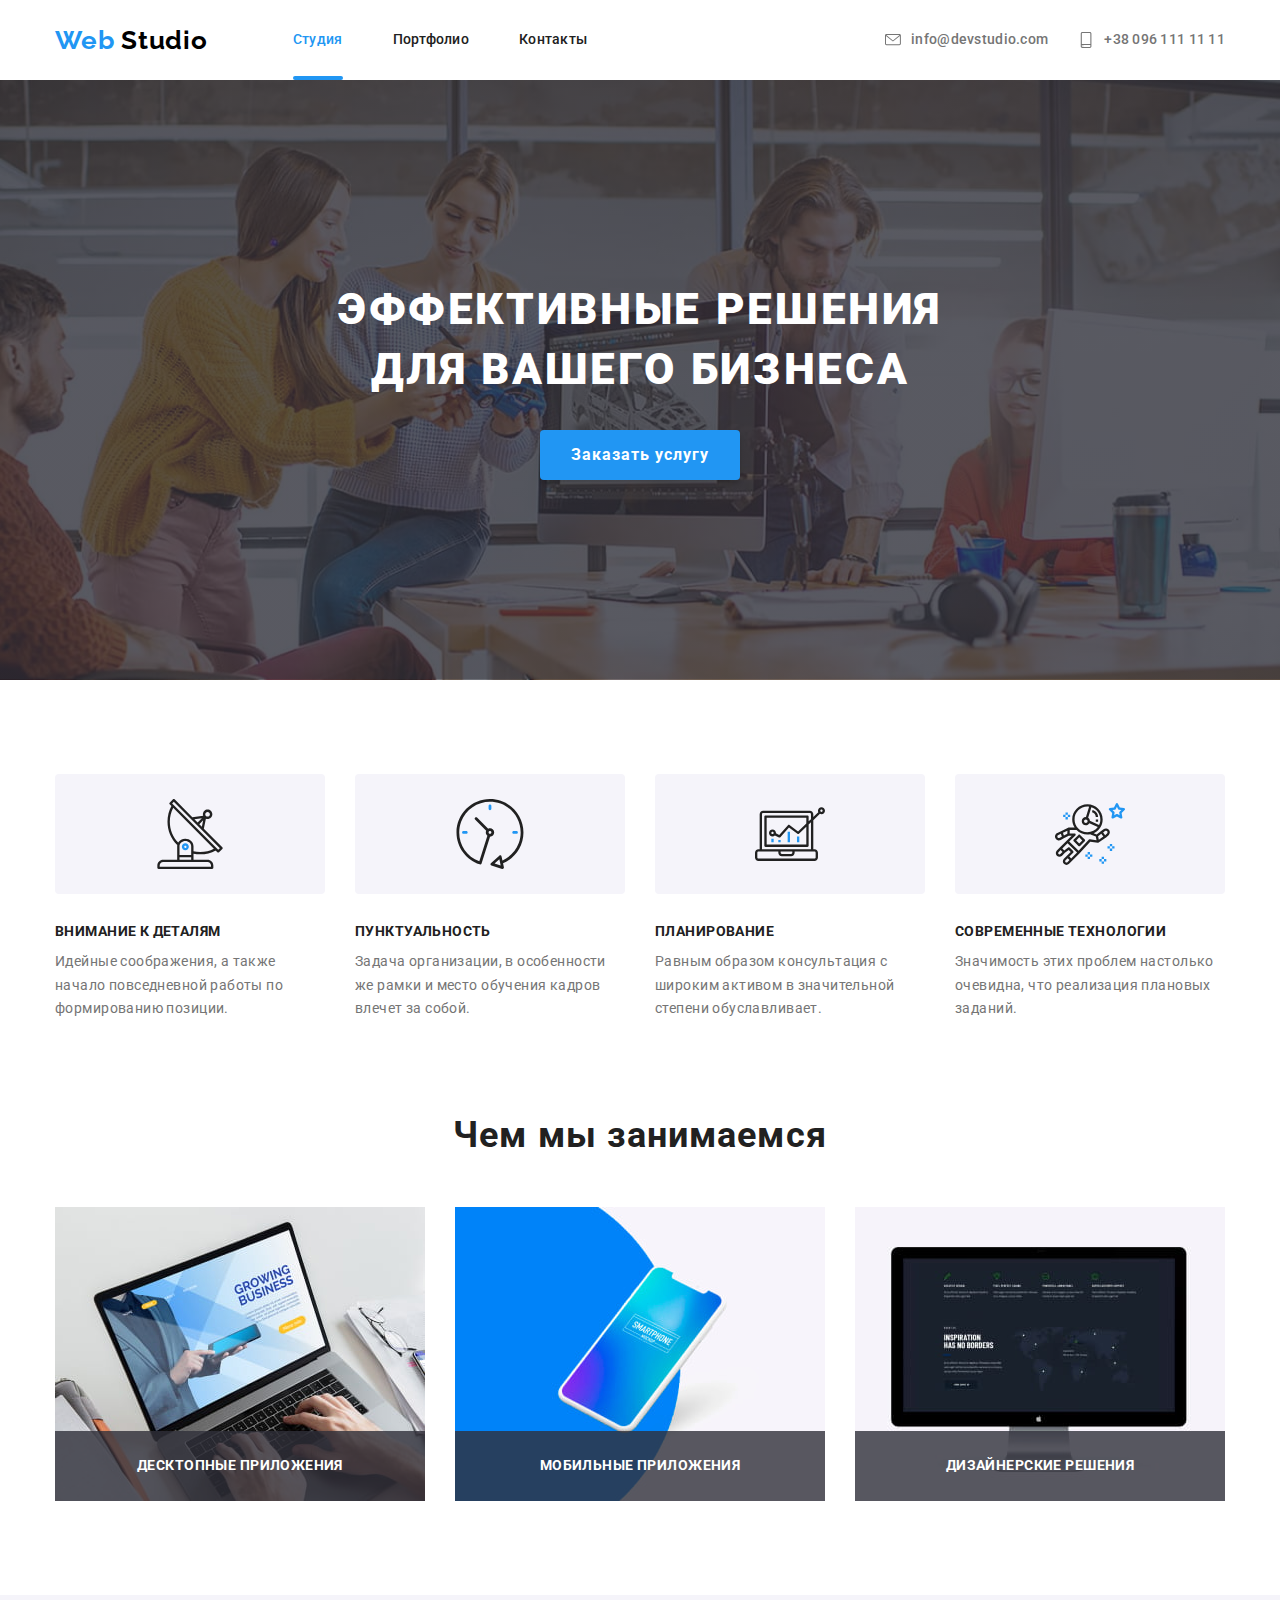
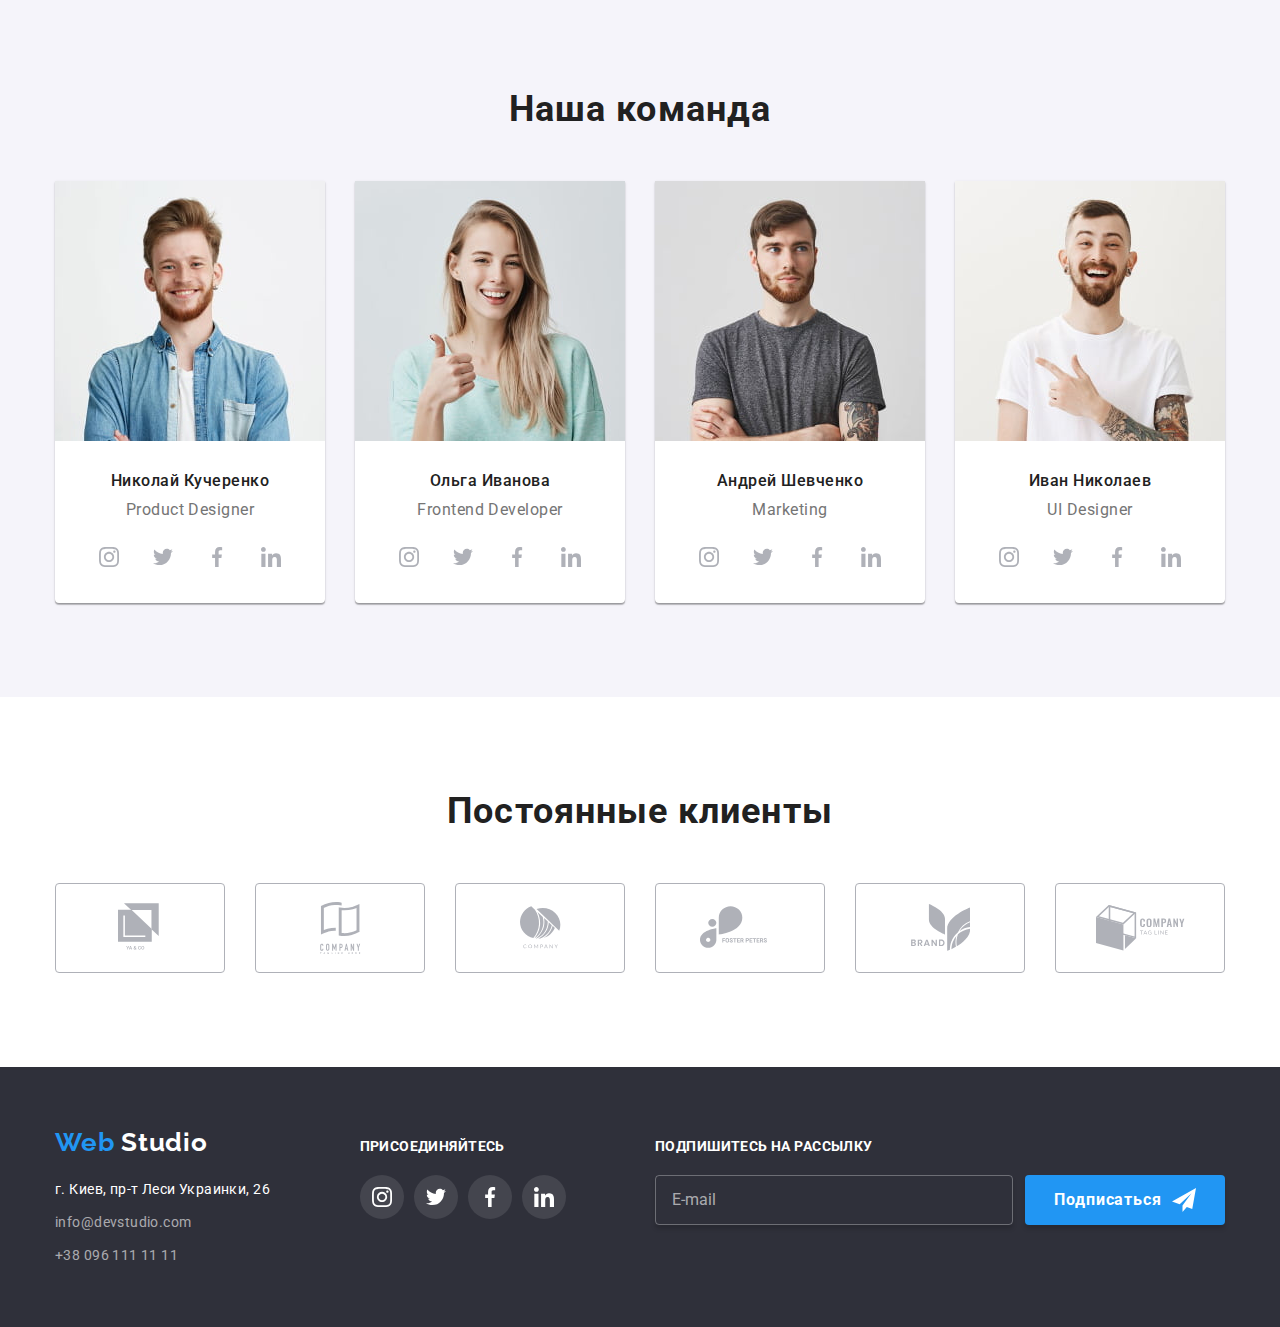
<file: index.html>
<!DOCTYPE html>
<html lang="ru">
  <head>
    <meta charset="UTF-8" />
    <meta name="viewport" content="width=device-width, initial-scale=1.0" />
    <title lang="en">Web Studio</title>
    <link
      rel="stylesheet"
      href="https://cdnjs.cloudflare.com/ajax/libs/animate.css/4.0.0/animate.min.css"
    />
    <link
      href="https://fonts.googleapis.com/css2?family=Raleway:wght@700&family=Roboto:wght@400;500;700;900&display=swap"
      rel="stylesheet"
    />
    <link rel="stylesheet" href="./css/normalize.css" />
    <link rel="stylesheet" href="./css/styles.css" />
  </head>
  <body>
    <!-- header -->
    <header class="header">
      <div class="container">
        <nav class="header-navigation">
          <a class="logo logo-light-theme link" href="./index.html" lang="en"
            ><span class="logo-accent">Web</span> Studio</a
          >
          <ul class="navigation-list list">
            <li class="navigation-list-item">
              <a
                class="navigation-item-link link nav-item-active"
                href="./index.html"
                >Студия</a
              >
            </li>
            <li class="navigation-list-item">
              <a class="navigation-item-link link" href="./portfolio.html"
                >Портфолио</a
              >
            </li>
            <li class="navigation-list-item">
              <a class="navigation-item-link link" href="">Контакты</a>
            </li>
          </ul>
        </nav>

        <ul class="header-address-list list">
          <li class="header-address-list-item">
            <a
              class="header-address-item-link link"
              href="mailto:info@devstudio.com"
            >
              <svg class="header-address-icon">
                <use href="./images/sprite.svg#envelope"></use>
              </svg>
              info@devstudio.com</a
            >
          </li>
          <li class="header-address-list-item">
            <a class="header-address-item-link link" href="tel:+380961111111">
              <svg class="header-address-icon">
                <use href="./images/sprite.svg#smartphone"></use>
              </svg>
              +38 096 111 11 11</a
            >
          </li>
        </ul>
      </div>
    </header>

    <main>
      <!-- hero секция -->
      <section class="hero">
        <h1 class="hero-title">
          Эффективные решения <br />
          для вашего бизнеса
        </h1>
        <button data-modal-open class="button-main">Заказать услугу</button>
      </section>

      <!--секция особенности-->
      <section class="features">
        <div class="container">
          <h2 class="features-title">Особенности</h2>
          <ul class="features-list list">
            <li class="features-list-item">
              <div class="features-image-container">
                <svg
                  width="70"
                  height="70"
                  aria-label="Иконка спутниковая антена"
                >
                  <use href="./images/sprite.svg#antenna"></use>
                </svg>
              </div>
              <h3 class="title">Внимание к деталям</h3>
              <p class="text">
                Идейные соображения, а также начало повседневной работы по
                формированию позиции.
              </p>
            </li>
            <li class="features-list-item">
              <div class="features-image-container">
                <svg width="70" height="70" aria-label="Иконка часы">
                  <use href="./images/sprite.svg#clock"></use>
                </svg>
              </div>
              <h3 class="title">Пунктуальность</h3>
              <p class="text">
                Задача организации, в особенности же рамки и место обучения
                кадров влечет за собой.
              </p>
            </li>
            <li class="features-list-item">
              <div class="features-image-container">
                <svg width="70" height="70" aria-label="Иконка график">
                  <use href="./images/sprite.svg#diagram"></use>
                </svg>
              </div>
              <h3 class="title">Планирование</h3>
              <p class="text">
                Равным образом консультация с широким активом в значительной
                степени обуславливает.
              </p>
            </li>
            <li class="features-list-item">
              <div class="features-image-container">
                <svg
                  width="70"
                  height="70"
                  aria-label="Иконка астронавт и звезды"
                >
                  <use href="./images/sprite.svg#astronaut"></use>
                </svg>
                <!-- <img
                  class="features-list-item-image"
                  src="./images/astronaut.svg"
                  alt="иконка астронавт"
                /> -->
              </div>
              <h3 class="title">Современные технологии</h3>
              <p class="text">
                Значимость этих проблем настолько очевидна, что реализация
                плановых заданий.
              </p>
            </li>
          </ul>
        </div>
      </section>

      <!--секция о нас-->
      <section class="about-us section">
        <div class="container">
          <h2 class="section-title">Чем мы занимаемся</h2>
          <ul class="about-us-list list">
            <li class="about-us-list-item">
              <img
                src="./images/desktop.jpg"
                alt="ноутбук"
                width="370"
                height="294"
              />
              <p class="title about-us-overlay">Десктопные приложения</p>
            </li>
            <li class="about-us-list-item">
              <img
                src="./images/mobile.jpg"
                alt="смартфон"
                width="370"
                height="294"
              />
              <p class="title about-us-overlay">Мобильные приложения</p>
            </li>
            <li class="about-us-list-item">
              <img
                src="./images/design.jpg"
                alt="монитор"
                width="370"
                height="294"
              />
              <p class="title about-us-overlay">Дизайнерские решения</p>
            </li>
          </ul>
        </div>
      </section>

      <!--секция наша команда-->
      <section class="team section">
        <div class="container">
          <h2 class="section-title">Наша команда</h2>
          <ul class="team-list list">
            <li class="team-list-item">
              <img
                class="team-item-image"
                src="./images/team1.jpg"
                alt="Николай Кучеренко"
              />
              <h3 class="team-item-title">Николай Кучеренко</h3>
              <p class="team-item-position" lang="en">
                Product Designer
              </p>
              <ul class="social-list list">
                <li class="social-list-item">
                  <a
                    class="social-list-item-link link"
                    href=""
                    aria-label="иконка инстаграм"
                  >
                    <svg class="social-link-icon">
                      <use href="./images/sprite.svg#instagram"></use>
                    </svg>
                  </a>
                </li>
                <li class="social-list-item">
                  <a
                    class="social-list-item-link link"
                    href=""
                    aria-label="иконка твиттер"
                  >
                    <svg class="social-link-icon">
                      <use href="./images/sprite.svg#twitter"></use>
                    </svg>
                  </a>
                </li>
                <li class="social-list-item">
                  <a
                    class="social-list-item-link link"
                    href=""
                    aria-label="иконка фейсбук"
                  >
                    <svg class="social-link-icon">
                      <use href="./images/sprite.svg#facebook"></use>
                    </svg>
                  </a>
                </li>
                <li class="social-list-item">
                  <a
                    class="social-list-item-link link"
                    href=""
                    aria-label="иконка линкедин"
                  >
                    <svg class="social-link-icon">
                      <use href="./images/sprite.svg#linkedin"></use>
                    </svg>
                  </a>
                </li>
              </ul>
            </li>
            <li class="team-list-item">
              <img
                class="team-item-image"
                src="./images/team2.jpg"
                alt="Ольга Иванова"
              />
              <h3 class="team-item-title">Ольга Иванова</h3>
              <p class="team-item-position" lang="en">
                Frontend Developer
              </p>
              <ul class="social-list list">
                <li class="social-list-item">
                  <a
                    class="social-list-item-link link"
                    href=""
                    aria-label="иконка инстаграм"
                  >
                    <svg class="social-link-icon">
                      <use href="./images/sprite.svg#instagram"></use>
                    </svg>
                  </a>
                </li>
                <li class="social-list-item">
                  <a
                    class="social-list-item-link link"
                    href=""
                    aria-label="иконка твиттер"
                  >
                    <svg class="social-link-icon">
                      <use href="./images/sprite.svg#twitter"></use>
                    </svg>
                  </a>
                </li>
                <li class="social-list-item">
                  <a
                    class="social-list-item-link link"
                    href=""
                    aria-label="иконка фейсбук"
                  >
                    <svg class="social-link-icon">
                      <use href="./images/sprite.svg#facebook"></use>
                    </svg>
                  </a>
                </li>
                <li class="social-list-item">
                  <a
                    class="social-list-item-link link"
                    href=""
                    aria-label="иконка линкедин"
                  >
                    <svg class="social-link-icon">
                      <use href="./images/sprite.svg#linkedin"></use>
                    </svg>
                  </a>
                </li>
              </ul>
            </li>
            <li class="team-list-item">
              <img
                class="team-item-image"
                src="./images/team3.jpg"
                alt="Андрей Шевченко"
              />
              <h3 class="team-item-title">Андрей Шевченко</h3>
              <p class="team-item-position" lang="en">Marketing</p>
              <ul class="social-list list">
                <li class="social-list-item">
                  <a
                    class="social-list-item-link link"
                    href=""
                    aria-label="иконка инстаграм"
                  >
                    <svg class="social-link-icon">
                      <use href="./images/sprite.svg#instagram"></use>
                    </svg>
                  </a>
                </li>
                <li class="social-list-item">
                  <a
                    class="social-list-item-link link"
                    href=""
                    aria-label="иконка твиттер"
                  >
                    <svg class="social-link-icon">
                      <use href="./images/sprite.svg#twitter"></use>
                    </svg>
                  </a>
                </li>
                <li class="social-list-item">
                  <a
                    class="social-list-item-link link"
                    href=""
                    aria-label="иконка фейсбук"
                  >
                    <svg class="social-link-icon">
                      <use href="./images/sprite.svg#facebook"></use>
                    </svg>
                  </a>
                </li>
                <li class="social-list-item">
                  <a
                    class="social-list-item-link link"
                    href=""
                    aria-label="иконка линкедин"
                  >
                    <svg class="social-link-icon">
                      <use href="./images/sprite.svg#linkedin"></use>
                    </svg>
                  </a>
                </li>
              </ul>
            </li>
            <li class="team-list-item">
              <img
                class="team-item-image"
                src="./images/team4.jpg"
                alt="Иван Николаев"
              />
              <h3 class="team-item-title">Иван Николаев</h3>
              <p class="team-item-position" lang="en">UI Designer</p>
              <ul class="social-list list">
                <li class="social-list-item">
                  <a
                    class="social-list-item-link link"
                    href=""
                    aria-label="иконка инстаграм"
                  >
                    <svg class="social-link-icon">
                      <use href="./images/sprite.svg#instagram"></use>
                    </svg>
                  </a>
                </li>
                <li class="social-list-item">
                  <a
                    class="social-list-item-link link"
                    href=""
                    aria-label="иконка твиттер"
                  >
                    <svg class="social-link-icon">
                      <use href="./images/sprite.svg#twitter"></use>
                    </svg>
                  </a>
                </li>
                <li class="social-list-item">
                  <a
                    class="social-list-item-link link"
                    href=""
                    aria-label="иконка фейсбук"
                  >
                    <svg class="social-link-icon">
                      <use href="./images/sprite.svg#facebook"></use>
                    </svg>
                  </a>
                </li>
                <li class="social-list-item">
                  <a
                    class="social-list-item-link link"
                    href=""
                    aria-label="иконка линкедин"
                  >
                    <svg class="social-link-icon">
                      <use href="./images/sprite.svg#linkedin"></use>
                    </svg>
                  </a>
                </li>
              </ul>
            </li>
          </ul>
        </div>
      </section>

      <!--clients section-->
      <section class="clients section">
        <div class="container">
          <h2 class="section-title">Постоянные клиенты</h2>
          <ul class="clients-list list">
            <li class="clients-list-item">
              <a class="clients-item-link link" href="">
                <svg
                  class="clients-item-icon"
                  width="45"
                  height="50"
                  aria-label="логотип компании 1"
                >
                  <use href="./images/sprite.svg#logo1"></use>
                </svg>
              </a>
            </li>
            <li class="clients-list-item">
              <a class="clients-item-link link" href="">
                <svg
                  class="clients-item-icon"
                  width="45"
                  height="52"
                  aria-label="логотип компании 2"
                >
                  <use href="./images/sprite.svg#logo2"></use>
                </svg>
              </a>
            </li>
            <li class="clients-list-item">
              <a class="clients-item-link link" href="">
                <svg
                  class="clients-item-icon"
                  width="41"
                  height="43"
                  aria-label="логотип компании 3"
                >
                  <use href="./images/sprite.svg#logo3"></use>
                </svg>
              </a>
            </li>
            <li class="clients-list-item">
              <a class="clients-item-link link" href="">
                <svg
                  class="clients-item-icon"
                  width="80"
                  height="43"
                  aria-label="логотип компании 4"
                >
                  <use href="./images/sprite.svg#logo4"></use>
                </svg>
              </a>
            </li>
            <li class="clients-list-item">
              <a class="clients-item-link link" href="">
                <svg
                  class="clients-item-icon"
                  width="59"
                  height="47"
                  aria-label="логотип компании 5"
                >
                  <use href="./images/sprite.svg#logo5"></use>
                </svg>
              </a>
            </li>
            <li class="clients-list-item">
              <a class="clients-item-link link" href="">
                <svg
                  class="clients-item-icon"
                  width="89"
                  height="46"
                  aria-label="логотип компании 6"
                >
                  <use href="./images/sprite.svg#logo6"></use>
                </svg>
              </a>
            </li>
          </ul>
        </div>
      </section>
    </main>

    <footer class="footer">
      <div class="container">
        <!-- блок адрес -->
        <div class="footer-address-container">
          <a class="logo footer-logo link" href="./index.html" lang="en"
            ><span class="logo-accent">Web</span> Studio</a
          >
          <address class="address">
            <a
              class="address-postal link"
              href="https://goo.gl/maps/jZkNy4jzxjosVLDv5"
              target="_blank"
              >г. Киев, пр-т Леси Украинки, 26</a
            >
            <a class="address-mail link" href="mailto:info@devstudio.com"
              >info@devstudio.com</a
            >
            <a class="address-tel link" href="tel:+380961111111"
              >+38 096 111 11 11</a
            >
          </address>
        </div>

        <!-- блок соцсети -->
        <div class="social-join">
          <b class="title">присоединяйтесь</b>
          <ul class="social-list list">
            <li class="social-list-item">
              <a
                class="social-list-item-link link"
                href=""
                aria-label="иконка инстаграм"
              >
                <svg class="social-link-icon">
                  <use href="./images/sprite.svg#instagram"></use>
                </svg>
              </a>
            </li>
            <li class="social-list-item">
              <a
                class="social-list-item-link link"
                href=""
                aria-label="иконка твиттер"
              >
                <svg class="social-link-icon">
                  <use href="./images/sprite.svg#twitter"></use>
                </svg>
              </a>
            </li>
            <li class="social-list-item">
              <a
                class="social-list-item-link link"
                href=""
                aria-label="иконка фейсбук"
              >
                <svg class="social-link-icon">
                  <use href="./images/sprite.svg#facebook"></use>
                </svg>
              </a>
            </li>
            <li class="social-list-item">
              <a
                class="social-list-item-link link"
                href=""
                aria-label="иконка линкедин"
              >
                <svg class="social-link-icon">
                  <use href="./images/sprite.svg#linkedin"></use>
                </svg>
              </a>
            </li>
          </ul>
        </div>

        <!-- форма подписки-->
        <div class="sign-form-container">
          <b class="title">Подпишитесь на рассылку</b>
          <form class="sign-form" action="#">
            <input
              type="email"
              name="email"
              class="sign-form-input"
              placeholder="E-mail"
              required
            />
            <button class="button-main">
              Подписаться
              <svg class="send-icon" width="24" height="24">
                <use href="./images/sprite.svg#send"></use>
              </svg>
            </button>
          </form>
        </div>
      </div>
    </footer>

    <!-- модальное окно -->
    <div data-modal class="backdrop is-hidden" >
      <form class="feedback-form" action="#" >
        <h2 class="form-title">
          Оставьте свои данные, мы вам перезвоним
        </h2>
        <!-- кнопка закрытия -->
        <button data-modal-close type="button" class="form-close-btn">
          <svg class="close-btn-icon" width="18" height="18">
            <use href="./images/sprite.svg#close"></use>
          </svg>
        </button>
        <div class="input-wrapper">
          <input
            type="text"
            name="name"
            id="name"
            class="form-input"
            placeholder=" "
          />
          <label class="input-lable" for="name">Имя</label>
          <svg class="input-icon" width="18" height="18">
            <use href="./images/sprite.svg#person"></use>
          </svg>
        </div>
        <div class="input-wrapper">
          <input
            type="tel"
            name="tel"
            id="tel"
            class="form-input"
            placeholder=" "
          />
          <label class="input-lable" for="tel">Телефон</label>
          <svg class="input-icon" width="18" height="18">
            <use href="./images/sprite.svg#phone"></use>
          </svg>
        </div>
        <div class="input-wrapper">
          <input
            type="email"
            name="email"
            id="email"
            class="form-input"
            placeholder=" "
          />
          <label class="input-lable" for="email">Почта</label>
          <svg class="input-icon" width="18" height="18">
            <use href="./images/sprite.svg#email"></use>
          </svg>
        </div>
        <div class="textarea-wrapper">
          <textarea
            name="message"
            id="message"
            rows="10"
            class="form-textarea"
            placeholder=" "
          ></textarea>
          <label class="textarea-lable" for="message">Комментарий</label>
        </div>
        <!-- Чекбокс -->
        <label class="form-policy-lable">
          <input
            type="checkbox"
            name="policy"
            id="policy"
            value="accept"
            class="form-policy-checkbox"
            required
          />
          <span class="policy-span"
            >Соглашаюсь с рассылкой и принимаю
            <a href="#">Условия договора</a></span
          >
          <svg class="custom-checkbox-icon" width="16" height="15">
            <use href="./images/sprite.svg#check"></use>
          </svg>
        </label>
        <button class="form-btn button-main">Отправить</buttonclass="button-main">
      </form>
    </div>

    <!-- Скрипт для модального окна -->
    <script src="./js/modal.js"></script>
  </body>
</html>
</file>
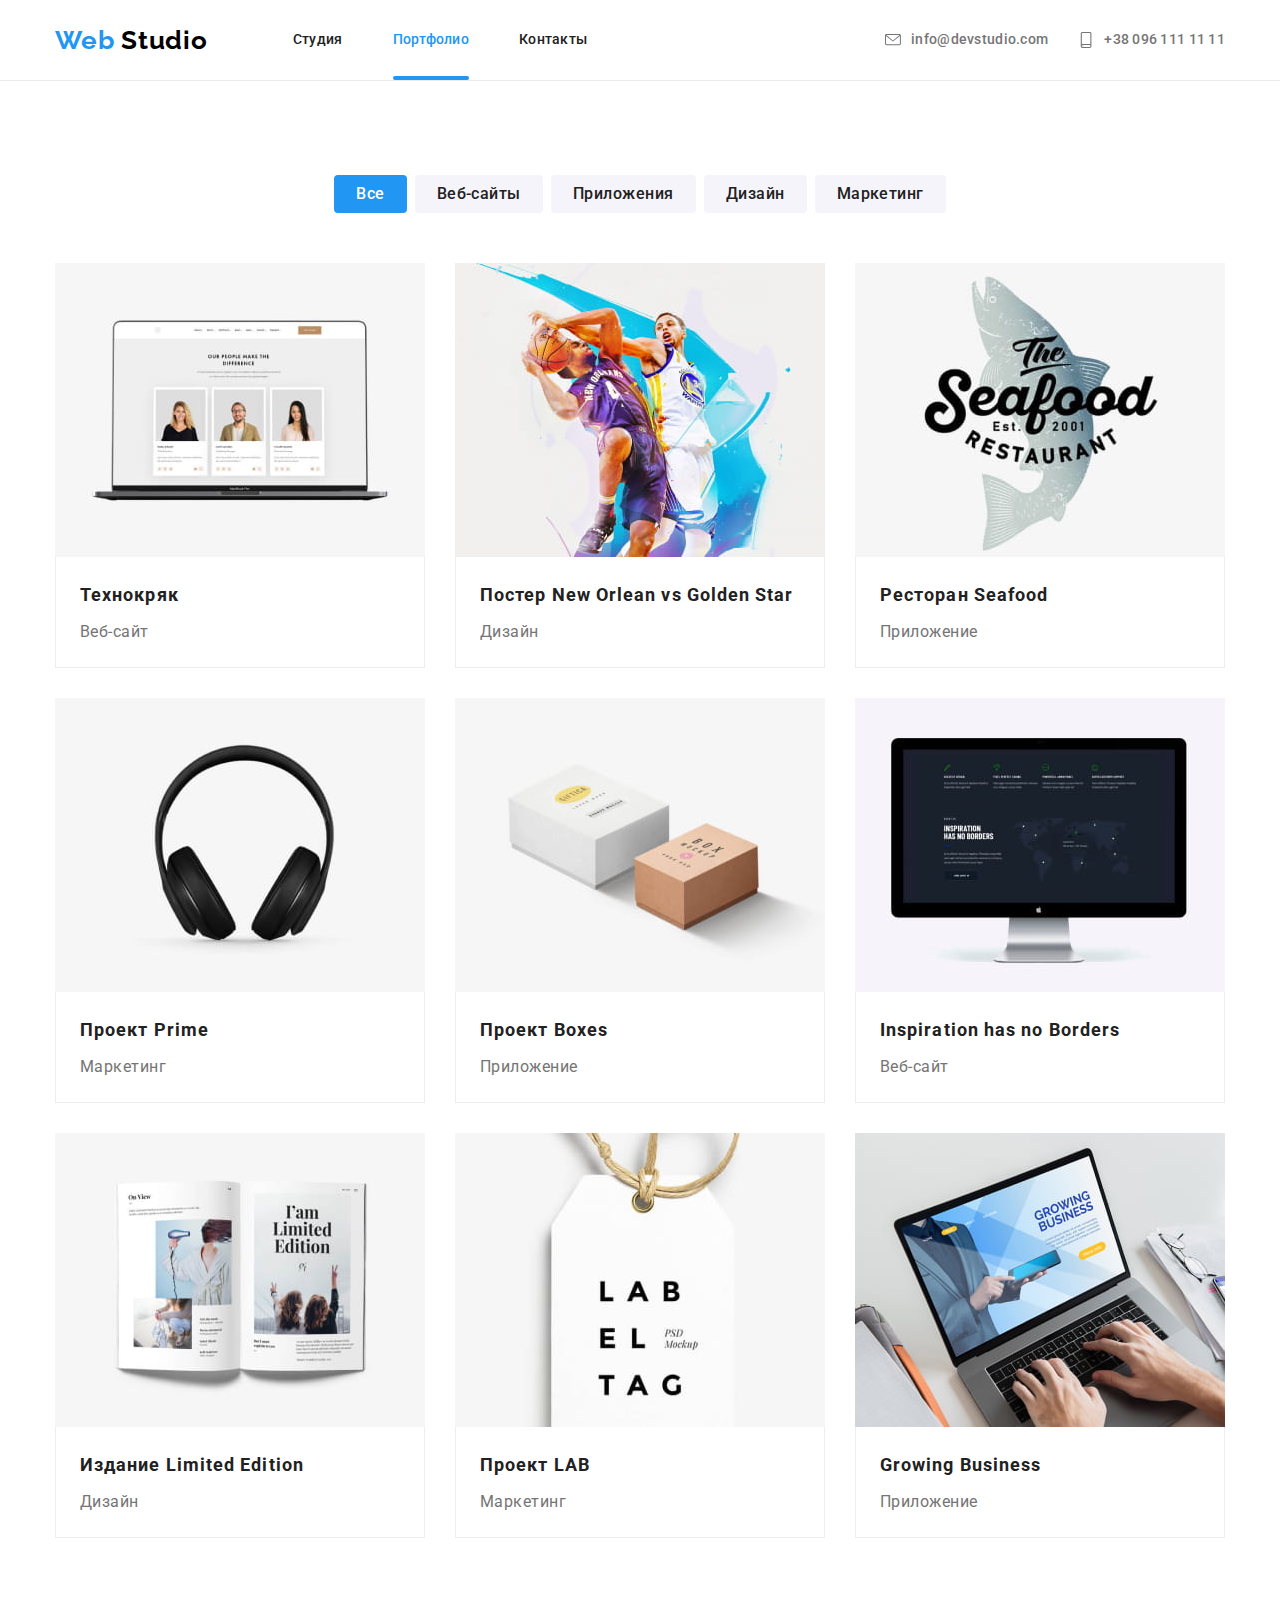
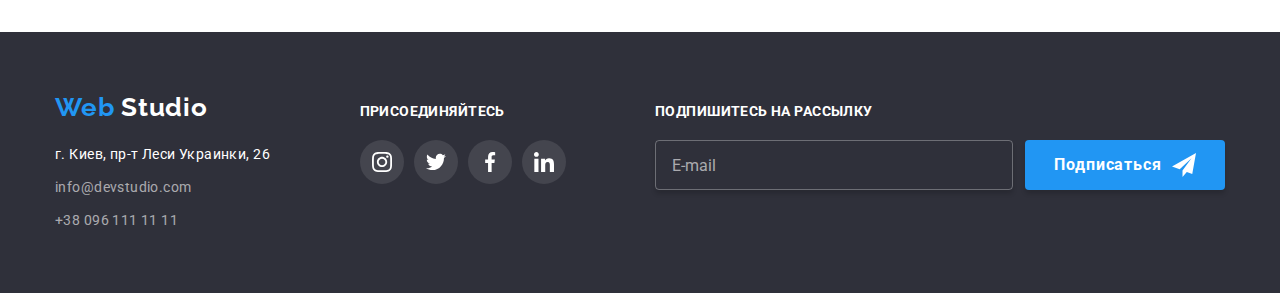
<file: portfolio.html>
<!DOCTYPE html>
<html lang="ru">
  <head>
    <meta charset="UTF-8" />
    <meta name="viewport" content="width=device-width, initial-scale=1.0" />
    <title>Портфолио</title>
    <link
      rel="stylesheet"
      href="https://cdnjs.cloudflare.com/ajax/libs/animate.css/4.0.0/animate.min.css"
    />
    <link
      href="https://fonts.googleapis.com/css2?family=Raleway:wght@700&family=Roboto:wght@400;500;700;900&display=swap"
      rel="stylesheet"
    />
    <link rel="stylesheet" href="./css/normalize.css" />
    <link rel="stylesheet" href="./css/styles.css" />
  </head>
  <body>
    <header class="header">
      <div class="container">
        <nav class="header-navigation">
          <a class="logo logo-light-theme link" href="./index.html" lang="en"
            ><span class="logo-accent">Web</span> Studio</a
          >
          <ul class="navigation-list list">
            <li class="navigation-list-item">
              <a class="navigation-item-link link" href="./index.html"
                >Студия</a
              >
            </li>
            <li class="navigation-list-item">
              <a
                class="navigation-item-link link nav-item-active"
                href="./portfolio.html"
                >Портфолио</a
              >
            </li>
            <li class="navigation-list-item">
              <a class="navigation-item-link link" href="">Контакты</a>
            </li>
          </ul>
        </nav>
        <ul class="header-address-list list">
          <li class="header-address-list-item">
            <a
              class="header-address-item-link link"
              href="mailto:info@devstudio.com"
            >
              <svg class="header-address-icon">
                <use href="./images/sprite.svg#envelope"></use>
              </svg>
              info@devstudio.com</a
            >
          </li>
          <li class="header-address-list-item">
            <a class="header-address-item-link link" href="tel:+380961111111">
              <svg class="header-address-icon">
                <use href="./images/sprite.svg#smartphone"></use>
              </svg>
              +38 096 111 11 11</a
            >
          </li>
        </ul>
      </div>
    </header>

    <main>
      <section class="section">
        <div class="container">
          <h1 class="projects-title">Наши проекты</h1>
          <!-- фильтр проектов -->
          <ul class="projects-filter list">
            <li class="projects-filter-list-item">
              <button class="button-filter button-active">Все</button>
            </li>
            <li class="projects-filter-list-item">
              <button class="button-filter">
                Веб-сайты
              </button>
            </li>
            <li class="projects-filter-list-item">
              <button class="button-filter">
                Приложения
              </button>
            </li>
            <li class="projects-filter-list-item">
              <button class="button-filter">
                Дизайн
              </button>
            </li>
            <li class="projects-filter-list-item">
              <button class="button-filter">
                Маркетинг
              </button>
            </li>
          </ul>

          <!-- проекты -->
          <ul class="projects-list list">
            <li class="projects-list-item">
              <a class="projects-item-link link" href="">
                <div class="projects-thumb">
                  <img
                    class="projects-item-image"
                    src="./images/tehnokryak.jpg"
                    alt="Изображение веб-сайта Технокряк"
                  />
                  <p class="projects-overlay-text">
                    Технокряк это современная площадка распространения
                    коронавируса. Компании используют эту платформу для
                    цифрового шпионажа и атак на защищённые сервера конкурентов.
                  </p>
                </div>
                <div class="project-caption">
                  <h2 class="project-title">Технокряк</h2>
                  <p class="project-text">Веб-сайт</p>
                </div>
              </a>
            </li>
            <li class="projects-list-item">
              <a class="projects-item-link link" href="">
                <div class="projects-thumb">
                  <img
                    class="projects-item-image"
                    src="./images/new-orlean.jpg"
                    alt="Два баскетболиста в игре"
                  />
                  <p class="projects-overlay-text">
                    Lorem ipsum dolor sit amet consectetur adipisicing elit.
                    Cumque aliquam ipsa excepturi nobis distinctio?
                  </p>
                </div>
                <div class="project-caption">
                  <h2 class="project-title">
                    Постер <span lang="en">New Orlean vs Golden Star</span>
                  </h2>
                  <p class="project-text">Дизайн</p>
                </div>
              </a>
            </li>
            <li class="projects-list-item">
              <a class="projects-item-link link" href="">
                <div class="projects-thumb">
                  <img
                    class="projects-item-image"
                    src="./images/seafood.jpg"
                    alt="Логотип ресторана Сифуд"
                  />
                  <p class="projects-overlay-text">
                    Lorem ipsum dolor sit amet consectetur adipisicing elit.
                    Voluptate sit nulla velit dicta! Nam, sint.
                  </p>
                </div>
                <div class="project-caption">
                  <h2 class="project-title">
                    Ресторан <span lang="en">Seafood</span>
                  </h2>
                  <p class="project-text">Приложение</p>
                </div>
              </a>
            </li>
            <li class="projects-list-item">
              <a class="projects-item-link link" href="">
                <div class="projects-thumb">
                  <img
                    class="projects-item-image"
                    src="./images/prime.jpg"
                    alt="Наушники"
                  />
                  <p class="projects-overlay-text">
                    Lorem ipsum dolor sit amet consectetur adipisicing elit.
                    Voluptate sit nulla velit dicta! Nam, sint.
                  </p>
                </div>
                <div class="project-caption">
                  <h2 class="project-title">
                    Проект <span lang="en">Prime</span>
                  </h2>
                  <p class="project-text">Маркетинг</p>
                </div>
              </a>
            </li>
            <li class="projects-list-item">
              <a class="projects-item-link link" href="">
                <div class="projects-thumb">
                  <img
                    class="projects-item-image"
                    src="./images/boxes.jpg"
                    alt="Две коробки"
                  />
                  <p class="projects-overlay-text">
                    Lorem ipsum dolor, sit amet consectetur adipisicing elit.
                    At, dignissimos. Eveniet iure modi similique delectus! A
                    ipsa repellat ullam necessitatibus? Recusandae, reiciendis
                    qui?
                  </p>
                </div>
                <div class="project-caption">
                  <h2 class="project-title">
                    Проект <span lang="en">Boxes</span>
                  </h2>
                  <p class="project-text">Приложение</p>
                </div>
              </a>
            </li>
            <li class="projects-list-item">
              <a class="projects-item-link link" href="">
                <div class="projects-thumb">
                  <img
                    class="projects-item-image"
                    src="./images/inspiration.jpg"
                    alt="Монитор"
                  />
                  <p class="projects-overlay-text">
                    Lorem ipsum dolor, sit amet consectetur adipisicing elit.
                    At, dignissimos. Eveniet iure modi similique delectus! A
                    ipsa repellat ullam necessitatibus? Recusandae, reiciendis
                    qui?
                  </p>
                </div>
                <div class="project-caption">
                  <h2 class="project-title" lang="en">
                    Inspiration has no Borders
                  </h2>
                  <p class="project-text">Веб-сайт</p>
                </div>
              </a>
            </li>
            <li class="projects-list-item">
              <a class="projects-item-link link" href="">
                <div class="projects-thumb">
                  <img
                    class="projects-item-image"
                    src="./images/limited-edition.jpg"
                    alt="Журнал"
                  />
                  <p class="projects-overlay-text">
                    Lorem ipsum dolor, sit amet consectetur adipisicing elit.
                    At, dignissimos. Eveniet iure modi similique delectus! A
                    ipsa repellat ullam necessitatibus? Recusandae, reiciendis
                    qui?
                  </p>
                </div>
                <div class="project-caption">
                  <h2 class="project-title">
                    Издание <span lang="en">Limited Edition</span>
                  </h2>
                  <p class="project-text">Дизайн</p>
                </div>
              </a>
            </li>
            <li class="projects-list-item">
              <a class="projects-item-link link" href="">
                <div class="projects-thumb">
                  <img
                    class="projects-item-image"
                    src="./images/lab.jpg"
                    alt="Логотип проекта Лаб в виде ярлыка"
                  />
                  <p class="projects-overlay-text">
                    Lorem ipsum dolor, sit amet consectetur adipisicing elit.
                    At, dignissimos. Eveniet iure modi similique delectus! A
                    ipsa repellat ullam necessitatibus? Recusandae, reiciendis
                    qui?
                  </p>
                </div>
                <div class="project-caption">
                  <h2 class="project-title">
                    Проект <span lang="en">LAB</span>
                  </h2>
                  <p class="project-text">Маркетинг</p>
                </div>
              </a>
            </li>
            <li class="projects-list-item">
              <a class="projects-item-link link" href="">
                <div class="projects-thumb">
                  <img
                    class="projects-item-image"
                    src="./images/growing-business.jpg"
                    alt="Человек работающий за ноутбуком"
                  />
                  <p class="projects-overlay-text">
                    Lorem ipsum dolor, sit amet consectetur adipisicing elit.
                    At, dignissimos. Eveniet iure modi similique delectus! A
                    ipsa repellat ullam necessitatibus? Recusandae, reiciendis
                    qui?
                  </p>
                </div>
                <div class="project-caption">
                  <h2 class="project-title" lang="en">Growing Business</h2>
                  <p class="project-text">Приложение</p>
                </div>
              </a>
            </li>
          </ul>
        </div>
      </section>
    </main>

    <footer class="footer">
      <div class="container">
        <!-- блок адрес -->
        <div class="footer-address-container">
          <a class="logo footer-logo link" href="./index.html" lang="en"
            ><span class="logo-accent">Web</span> Studio</a
          >
          <address class="address">
            <a
              class="address-postal link"
              href="https://goo.gl/maps/jZkNy4jzxjosVLDv5"
              target="_blank"
              >г. Киев, пр-т Леси Украинки, 26</a
            >
            <a class="address-mail link" href="mailto:info@devstudio.com"
              >info@devstudio.com</a
            >
            <a class="address-tel link" href="tel:+380961111111"
              >+38 096 111 11 11</a
            >
          </address>
        </div>

        <!-- блок соцсети -->
        <div class="social-join">
          <b class="title">присоединяйтесь</b>
          <ul class="social-list list">
            <li class="social-list-item">
              <a
                class="social-list-item-link link"
                href=""
                aria-label="иконка инстаграм"
              >
                <svg class="social-link-icon">
                  <use href="./images/sprite.svg#instagram"></use>
                </svg>
              </a>
            </li>
            <li class="social-list-item">
              <a
                class="social-list-item-link link"
                href=""
                aria-label="иконка твиттер"
              >
                <svg class="social-link-icon">
                  <use href="./images/sprite.svg#twitter"></use>
                </svg>
              </a>
            </li>
            <li class="social-list-item">
              <a
                class="social-list-item-link link"
                href=""
                aria-label="иконка фейсбук"
              >
                <svg class="social-link-icon">
                  <use href="./images/sprite.svg#facebook"></use>
                </svg>
              </a>
            </li>
            <li class="social-list-item">
              <a
                class="social-list-item-link link"
                href=""
                aria-label="иконка линкедин"
              >
                <svg class="social-link-icon">
                  <use href="./images/sprite.svg#linkedin"></use>
                </svg>
              </a>
            </li>
          </ul>
        </div>

        <!-- форма подписки-->
        <div class="sign-form-container">
          <b class="title">Подпишитесь на рассылку</b>
          <form class="sign-form" action="#">
            <input
              type="email"
              name="email"
              class="sign-form-input"
              placeholder="E-mail"
              required
            />
            <button class="button-main">
              Подписаться
              <svg class="send-icon" width="24" height="24">
                <use href="./images/sprite.svg#send"></use>
              </svg>
            </button>
          </form>
        </div>
      </div>
    </footer>
  </body>
</html>
</file>
<file: css/styles.css>
:root {
  /* основные шрифты */
  --main-font: "Roboto", sans-serif;
  --logo-font: "Raleway", sans-serif;
  /* основные цвета */
  --main-title-color: #212121;
  --main-text-color: #757575;
  --accent-color: #2196f3;
  --main-background-color: #ffffff;
  --secondary-background-color: #f5f4fa;

  /* цвета логотипа */
  --logo-light-theme-color: #000000;
  --logo-dark-theme-color: #ffffff;
  /* цвета футера */
  --dark-theme-color: #ffffff;
  --dark-theme-secondary-color: rgba(255, 255, 255, 0.6);
  --dark-theme-background-color: #2f303a;
  --icon-color: #afb1b8;
}

html {
  box-sizing: border-box;
}

*,
*::before,
*::after {
  box-sizing: inherit;
  margin: 0;
  padding: 0;
}

h1 {
  margin: 0;
}

img {
  display: block;
}

button {
  display: block;
  cursor: pointer;
}

body {
  font-family: var(--main-font);
  font-style: normal;
  font-weight: 400;
  letter-spacing: 0.03em;
  color: var(--main-text-color);
  background-color: var(--main-background-color);
}

/* стили ссылок и списков */
.link {
  text-decoration: none;
  display: block;
}

.list {
  list-style: none;
}

.container {
  width: 1200px;
  padding-left: 15px;
  padding-right: 15px;
  margin-left: auto;
  margin-right: auto;
}

.section {
  padding-top: 94px;
  padding-bottom: 94px;
}

/* header */
.header {
  border-bottom: 1px solid #ececec;
  /* Вопрос */
  /* margin-bottom: -1px; */
}

.logo {
  font-family: var(--logo-font);
  font-style: normal;
  font-weight: 700;
  font-size: 26px;
  line-height: 1.19;
  letter-spacing: 0.03em;
}

.logo-accent {
  color: var(--accent-color);
}

.logo-light-theme {
  color: var(--logo-light-theme-color);
}

.header .container {
  display: flex;
}

.header-navigation {
  display: flex;
  align-items: center;
}

.header-navigation .logo {
  margin-right: 85px;
}

.navigation-list {
  display: flex;
}

.navigation-list-item:not(:last-child) {
  margin-right: 50px;
}

.navigation-item-link {
  position: relative;
  padding-top: 32px;
  padding-bottom: 32px;

  font-weight: 500;
  font-size: 14px;
  line-height: 1.14;
  letter-spacing: 0.02em;

  color: var(--main-title-color);

  transition: color 250ms cubic-bezier(0.4, 0, 0.2, 1);
}

.navigation-item-link:hover,
.navigation-item-link:focus,
.header-address-item-link:hover,
.header-address-item-link:focus {
  color: var(--accent-color);
}

.nav-item-active::after {
  position: absolute;
  left: 0;
  bottom: 0;

  content: "";
  display: block;
  height: 4px;
  width: 100%;

  background-color: var(--accent-color);
  border-radius: 2px;
}

.header-address-list {
  display: flex;
  align-items: center;
  margin-left: auto;
}
.header-address-list-item:not(:last-child) {
  margin-right: 30px;
}

.header-address-item-link {
  display: flex;

  font-weight: 500;
  font-size: 14px;
  line-height: 1.14;
  letter-spacing: 0.02em;

  color: var(--main-text-color);

  transition: color 250ms cubic-bezier(0.4, 0, 0.2, 1);
}

.header-address-icon {
  width: 16px;
  height: 16px;
  margin-right: 10px;
  fill: currentColor;
}

.navigation-list .nav-item-active {
  color: var(--accent-color);
}

/* Для всех секций */
.section-title {
  font-weight: 700;
  font-size: 36px;
  line-height: 1.16;
  text-align: center;
  letter-spacing: 0.03em;
  color: var(--main-title-color);
  margin-bottom: 50px;
}

.title {
  font-weight: 700;
  font-size: 14px;
  line-height: 1.14;
  text-transform: uppercase;
  letter-spacing: 0.03em;
  color: var(--main-title-color);
}

.text {
  font-size: 14px;
  line-height: 1.71;
  letter-spacing: 0.03em;
}

.button-main {
  width: 200px;
  height: 50px;
  display: flex;
  justify-content: center;
  align-items: center;
  text-align: center;

  font-weight: 700;
  font-size: 16px;
  line-height: 1.88;
  letter-spacing: 0.06em;

  border: 0;
  border-radius: 4px;
  box-shadow: 0px 4px 4px rgba(0, 0, 0, 0.15);

  color: var(--main-background-color);
  background-color: var(--accent-color);
}

/* hero */
.hero {
  padding-top: 200px;
  padding-bottom: 200px;
  max-width: 1600px;
  /* Вопрос: в макете картинка над границей
  или ее нет на этой странице */
  margin-top: -1px;
  margin-left: auto;
  margin-right: auto;
  text-align: center;
  background-image: linear-gradient(
      rgba(47, 48, 58, 0.8),
      rgba(47, 48, 58, 0.8)
    ),
    url(../images/header.jpg);
  background-position: center;
}

.hero-title {
  font-weight: 900;
  font-size: 44px;
  line-height: 1.36;
  letter-spacing: 0.06em;
  text-transform: uppercase;
  color: #ffffff;
  margin-bottom: 30px;
}
.hero .button-main {
  margin: 0 auto;
}

/* особенности */
.features {
  padding-top: 94px;
}

.features-title {
  display: none;
}
.features-list {
  display: flex;
}

.features-list-item:not(:last-child) {
  margin-right: 30px;
}

.features-image-container {
  width: 270px;
  height: 120px;
  margin-bottom: 30px;
  /* Вопрос padding или display: flex */
  padding: 25px 100px;
  /* display: flex;
  justify-content: center;
  align-items: center; */

  border-radius: 4px;
  background-color: var(--secondary-background-color);
}

.features .title {
  margin-bottom: 10px;
}

/* о нас */
.about-us-list {
  display: flex;
  justify-content: center;
}

.about-us-list-item {
  position: relative;
  /* width: 370px; */
}

.about-us-list-item:not(:last-child) {
  margin-right: 30px;
}

.about-us-list-item .title {
  text-align: center;
  color: var(--main-background-color);
}

.about-us-overlay {
  position: absolute;
  padding-top: 27px;
  padding-bottom: 27px;
  left: 0;
  bottom: 0;
  width: 100%;
  background: rgba(47, 48, 58, 0.8);
}

/* команда */
.team {
  background-color: var(--secondary-background-color);
}

.team-list {
  display: flex;
  justify-content: center;
}

.team-list-item {
  width: 270px;
  background-color: var(--main-background-color);
  border-radius: 0px 0px 4px 4px;
  box-shadow: 0px 2px 1px rgba(0, 0, 0, 0.2), 0px 1px 1px rgba(0, 0, 0, 0.14),
    0px 1px 3px rgba(0, 0, 0, 0.12);
  padding-bottom: 24px;
}

.team-list-item:not(:last-child) {
  margin-right: 30px;
}
.team-item-image {
  margin-bottom: 30px;
}

.team-item-title {
  font-weight: 500;
  font-size: 16px;
  line-height: 1.19;
  text-align: center;
  letter-spacing: 0.03em;
  color: var(--main-title-color);

  margin-bottom: 10px;
}

.team-item-position {
  font-size: 16px;
  line-height: 1.19;
  text-align: center;
  letter-spacing: 0.03em;

  margin-bottom: 16px;
}

.social-list {
  display: flex;
  justify-content: center;
}

.social-list-item:not(:last-child) {
  margin-right: 10px;
}

.social-list-item-link {
  width: 44px;
  height: 44px;
  padding: 12px;
  border-radius: 50%;
  color: var(--icon-color);
  /* fill: var(--icon-color); */

  transition: background-color 250ms cubic-bezier(0.4, 0, 0.2, 1);
}

.social-list-item-link:hover,
.social-list-item-link:focus {
  background-color: var(--accent-color);
}

.social-link-icon {
  width: 20px;
  height: 20px;
  fill: currentColor;
  /* fill: var(--icon-color); */
  transition: fill 250ms cubic-bezier(0.4, 0, 0.2, 1);
}

.social-list-item-link:hover .social-link-icon,
.social-list-item-link:focus .social-link-icon {
  fill: var(--main-background-color);
}

/* клиенты */
.clients-list {
  display: flex;
}

.clients-list-item:not(:last-child) {
  margin-right: 30px;
}

.clients-item-link {
  display: flex;
  justify-content: center;
  align-items: center;
  width: 170px;
  height: 90px;

  border: 1px solid;
  border-radius: 4px;
  border-color: var(--icon-color);

  color: var(--icon-color);
  transition: color 250ms cubic-bezier(0.4, 0, 0.2, 1),
    border-color 250ms cubic-bezier(0.4, 0, 0.2, 1);
}

.clients-item-link:hover,
.clients-item-link:focus {
  border-color: var(--accent-color);
  color: var(--accent-color);
}

.clients-item-icon {
  /* fill: var(--icon-color); */
  fill: currentColor;
}

/* Вопрос  color для link или fill для clients-item-icon */
/* .clients-item-link:hover .clients-item-icon,
.clients-item-link:focus .clients-item-icon {
  fill: var(--accent-color);
} */

/* футер */
.footer {
  padding-top: 60px;
  padding-bottom: 60px;
  background-color: var(--dark-theme-background-color);
}

.footer .container {
  display: flex;
  align-items: baseline;
  justify-content: space-between;
}

.footer-logo {
  margin-bottom: 20px;
  color: var(--dark-theme-color);
}

.address {
  font-style: normal;
  font-weight: 400;
  font-size: 14px;
  line-height: 1.71;
  letter-spacing: 0.03em;
  color: var(--dark-theme-secondary-color);
}

.address-postal {
  margin-bottom: 9px;
  color: var(--dark-theme-color);
}
.address-mail {
  margin-bottom: 9px;
  color: var(--dark-theme-secondary-color);
}
.address-tel {
  color: var(--dark-theme-secondary-color);
}

.social-join .title,
.sign-form-container .title {
  display: block;
  margin-bottom: 20px;
  color: var(--dark-theme-color);
}

.social-join .social-list-item-link {
  background-color: rgba(255, 255, 255, 0.1);
  border-radius: 50%;
  color: var(--main-background-color);
}
.social-join .social-list-item-link:hover {
  background-color: var(--accent-color);
}

.sign-form {
  display: flex;
  width: 570px;
}

.sign-form-input {
  width: 358px;
  height: 50px;
  margin-right: 12px;
  padding-left: 16px;
  padding-right: 16px;

  font-size: 16px;
  line-height: 1.25;

  /* color: rgba(255, 255, 255, 0.6); */
  color: var(--main-background-color);
  background-color: transparent;
  border: 1px solid rgba(255, 255, 255, 0.3);
  border-radius: 4px;
  box-shadow: 0px 4px 4px rgba(0, 0, 0, 0.15);
}

.sign-form-input::placeholder {
  color: rgba(255, 255, 255, 0.6);
}

.sign-form .send-icon {
  margin-left: 10px;
}

.is-hidden {
  opacity: 0;
  visibility: hidden;
  pointer-events: none;

  /* анимация */
  transform: translateY(100%);
}

/* МОДАЛЬНАЯ ФОРМА */
.backdrop {
  position: fixed;
  left: 0px;
  top: 0px;
  width: 100%;
  height: 100%;

  display: flex;
  justify-content: center;
  align-items: center;

  background: rgba(0, 0, 0, 0.2);
  /* анимация модалки */
  transition: opacity 250ms cubic-bezier(0.4, 0, 0.2, 1),
    visibility 250ms cubic-bezier(0.4, 0, 0.2, 1),
    transform 250ms cubic-bezier(0.4, 0, 0.2, 1);
}

.feedback-form {
  width: 528px;
  height: 581px;
  padding: 40px;
  position: relative;

  display: flex;
  flex-direction: column;

  font-size: 14px;
  line-height: 1.14;
  letter-spacing: 0.01em;

  background-color: var(--main-background-color);
  border-radius: 4px;
  box-shadow: 0px 1px 3px rgba(0, 0, 0, 0.12), 0px 1px 1px rgba(0, 0, 0, 0.14),
    0px 2px 1px rgba(0, 0, 0, 0.2);
  /* transform: scale(0);
  transition: transform 1250ms cubic-bezier(0.4, 0, 0.2, 1); */
}

.form-title {
  margin-bottom: 30px;
  font-weight: 700;
  font-size: 20px;
  line-height: 1.15;
  letter-spacing: 0.03em;
  text-align: center;

  color: var(--main-title-color);
}

.input-wrapper {
  position: relative;
  margin-bottom: 28px;
}

.form-input,
.form-textarea {
  width: 100%;

  /* font-size: 14px;
  line-height: 1.14;
  letter-spacing: 0.01em; */

  border: 1px solid rgba(33, 33, 33, 0.2);
  border-radius: 4px;
  transition: border-color 250ms cubic-bezier(0.4, 0, 0.2, 1);
}

.form-input {
  height: 40px;
  padding: 12px 42px;
}

.form-input:focus,
.form-input:not(:placeholder-shown) {
  outline: none;
  border-color: var(--accent-color);
}

.form-input:focus + .input-lable,
.form-input:not(:placeholder-shown) + .input-lable {
  transform: translate(-26px, -36px);
  color: var(--accent-color);
  font-size: 12px;
  line-height: 1.17;
}

.form-input:focus ~ .input-icon,
.form-input:not(:placeholder-shown) ~ .input-icon {
  fill: var(--accent-color);
}

.input-lable {
  position: absolute;
  top: 50%;
  left: 42px;
  transform: translateY(-50%);

  /* font-size: 14px;
  line-height: 1.14;
  letter-spacing: 0.01em; */
  color: var(--main-text-color);
  transition: all 250ms cubic-bezier(0.4, 0, 0.2, 1);
}

.input-icon {
  position: absolute;
  top: 50%;
  left: calc(16px);
  transform: translateY(-50%);
  transition: fill 250ms cubic-bezier(0.4, 0, 0.2, 1);
}

.textarea-wrapper {
  position: relative;
  margin-bottom: 20px;
}

.form-textarea {
  height: 120px;
  padding: 12px 16px;
  resize: none;
}

.textarea-lable {
  position: absolute;
  top: 12px;
  left: 16px;
  transform: translateY(0);
  /* font-size: 14px;
  line-height: 1.14;
  letter-spacing: 0.01em; */
  color: var(--main-text-color);

  transition: all 250ms cubic-bezier(0.4, 0, 0.2, 1);
  /* transition: transform 250ms cubic-bezier(0.4, 0, 0.2, 1),
    color 250ms cubic-bezier(0.4, 0, 0.2, 1),
    font-size 250ms cubic-bezier(0.4, 0, 0.2, 1),
    line-height 250ms cubic-bezier(0.4, 0, 0.2, 1); */
}

.form-textarea:focus ~ .textarea-lable,
.form-textarea:not(:placeholder-shown) ~ .textarea-lable {
  /* opacity: 0; */
  transform: translateY(-28px);
  color: var(--accent-color);
  font-size: 12px;
  line-height: 1.17;
  border-color: var(--accent-color);
}
.form-textarea:focus,
.form-textarea:not(:placeholder-shown) {
  /* opacity: 0; */
  outline: none;
  border-color: var(--accent-color);
}

/*  */
.form-policy-lable {
  position: relative;
  align-self: center;

  display: flex;
  justify-content: center;
  align-items: center;

  font-size: 14px;
  line-height: 1.71;
  letter-spacing: 0.03em;

  padding-left: 23px;
  margin-bottom: 30px;
}

.policy-span {
  position: relative;
  /* transition: all 250ms cubic-bezier(0.4, 0, 0.2, 1); */
}

.policy-span a {
  color: var(--accent-color);
}

.form-policy-checkbox {
  /* скрытие оригинального чекбокса */
  position: absolute;
  width: 1px;
  height: 1px;
  margin: -1px;
  border: 0;
  padding: 0;
  clip: rect(0 0 0 0);
  overflow: hidden;
  /* смещение под кастомный для правильного вывода посказки браузера */
  left: 1px;
}

.policy-span::after {
  content: "";
  position: absolute;
  top: 4px;
  left: -24px;
  /* transform: translate(-150%, -50%); */

  display: block;
  width: 16px;
  height: 15px;
  border: 2px solid #000;
  border-radius: 2px;
  transition: background-color 250ms cubic-bezier(0.4, 0, 0.2, 1),
    border-color 250ms cubic-bezier(0.4, 0, 0.2, 1);
}

.custom-checkbox-icon {
  position: absolute;
  top: 4px;
  left: -1px;
  opacity: 0;
  /* transform: translate(-150%, -50%); */
  transition: opacity 250ms cubic-bezier(0.4, 0, 0.2, 1);
}

.form-policy-checkbox:checked + .policy-span::after {
  background-color: var(--accent-color);
  border-color: var(--accent-color);
  background-origin: border-box;
  /* background-image: url(../images/icon-check.svg); */
  /* transition: all 250ms cubic-bezier(0.4, 0, 0.2, 1); */
}

.form-policy-checkbox:checked ~ .custom-checkbox-icon {
  opacity: 1;
}

.form-policy-checkbox:focus ~ .policy-span::after {
  border-color: var(--accent-color);
}

/*  */
.form-close-btn {
  position: absolute;
  top: 8px;
  right: 8px;
  width: 30px;
  height: 30px;
  border: 1px solid rgba(0, 0, 0, 0.1);
  border-radius: 50%;
  background-color: #ffffff;
  display: flex;
  justify-content: center;
  align-items: center;
  cursor: pointer;
}
.close-btn-icon {
  transition: fill 250ms cubic-bezier(0.4, 0, 0.2, 1);
}

.form-close-btn:hover .close-btn-icon {
  fill: var(--accent-color);
}

.form-btn {
  align-self: center;
}
/* ПОРТФОЛИО */
/* кнопки фильтра */

.projects-title {
  display: none;
}

.projects-filter {
  display: flex;
  justify-content: center;
  margin-bottom: 50px;
}

.projects-filter-list-item:not(:last-child) {
  margin-right: 8px;
}

.button-filter {
  padding-top: 6px;
  padding-right: 22px;
  padding-bottom: 6px;
  padding-left: 22px;

  border: 0;
  border-radius: 4px;

  text-align: center;
  font-weight: 500;
  font-size: 16px;
  line-height: 1.63;
  letter-spacing: 0.03em;

  color: var(--main-title-color);
  background-color: var(--secondary-background-color);

  transition: color 250ms cubic-bezier(0.4, 0, 0.2, 1),
    background-color 250ms cubic-bezier(0.4, 0, 0.2, 1),
    box-shadow 250ms cubic-bezier(0.4, 0, 0.2, 1);
}

.button-active {
  color: var(--main-background-color);
  background-color: var(--accent-color);
  /* Вопрос: не понятно какой вид у кнопки в нажатом виде */
  /* box-shadow: 0px 2px 2px rgba(0, 0, 0, 0.12), 0px 1px 2px rgba(0, 0, 0, 0.08),
    0px 3px 1px rgba(0, 0, 0, 0.1); */
}

.button-filter:hover,
.button-filter:focus {
  color: var(--main-background-color);
  background-color: var(--accent-color);
  box-shadow: 0px 2px 2px rgba(0, 0, 0, 0.12), 0px 1px 2px rgba(0, 0, 0, 0.08),
    0px 3px 1px rgba(0, 0, 0, 0.1);
}

/* проекты */
.projects-list {
  display: flex;
  flex-wrap: wrap;
}

.projects-list-item:not(:nth-child(3n)) {
  margin-right: 30px;
}
.projects-list-item:not(:nth-last-child(-n + 3)) {
  margin-bottom: 30px;
}

.projects-item-link {
  transition: box-shadow 250ms cubic-bezier(0.4, 0, 0.2, 1);
}

.projects-item-link:hover,
.projects-item-link:focus {
  box-shadow: 1px 4px 6px rgba(0, 0, 0, 0.16), 0px 4px 4px rgba(0, 0, 0, 0.06),
    0px 1px 1px rgba(0, 0, 0, 0.12);
}

/* .projects-item-image {
  max-width: 370px;
} */

.project-caption {
  padding-top: 20px;
  padding-left: 24px;
  padding-right: 24px;
  padding-bottom: 20px;
  border-right: 1px solid #eeeeee;
  border-bottom: 1px solid #eeeeee;
  border-left: 1px solid #eeeeee;
}

.project-title {
  margin-bottom: 4px;
  font-weight: 700;
  font-size: 18px;
  line-height: 2;
  letter-spacing: 0.06em;
  color: var(--main-title-color);
}

.project-text {
  font-weight: 400;
  font-size: 16px;
  line-height: 1.88;
  letter-spacing: 0.03em;
  color: var(--main-text-color);
}

.projects-thumb {
  position: relative;
  width: 370px;
  height: 294px;
  overflow: hidden;
}

.projects-overlay-text {
  position: absolute;
  /* transform: translateY(-100%); */
  left: 0;
  top: 100%;

  width: 100%;
  height: 100%;
  padding: 24px;

  display: flex;
  align-items: center;

  font-style: normal;
  font-weight: 400;
  font-size: 18px;
  line-height: 1.56;
  letter-spacing: 0.03em;

  color: var(--dark-theme-color);
  background: rgba(33, 150, 243, 0.9);

  transition: transform 250ms cubic-bezier(0.4, 0, 0.2, 1);
}

.projects-item-link:hover .projects-overlay-text,
.projects-item-link:focus .projects-overlay-text {
  transform: translateY(-100%);
}

/* Анимации */
.about-us-list-item:hover .about-us-overlay {
  animation: flipInX 1000ms;
}

.header .logo {
  padding-top: 15px;
  padding-bottom: 15px;
}

.header .logo-accent {
  display: inline-block;
}

.header .logo:hover {
  animation: swing 1000ms;
}

.header .logo:hover .logo-accent {
  animation: animationWeb 1000ms 1000ms;
}

@keyframes animationWeb {
  0% {
    transform: 0;
  }
  15% {
    transform: translateX(10px);
  }
  40% {
    transform: translateX(0);
  }
  50% {
    transform: translateX(10px);
  }
  80% {
    transform: 0;
  }
  95% {
    transform: scaleY(0.1);
  }
}
</file>
